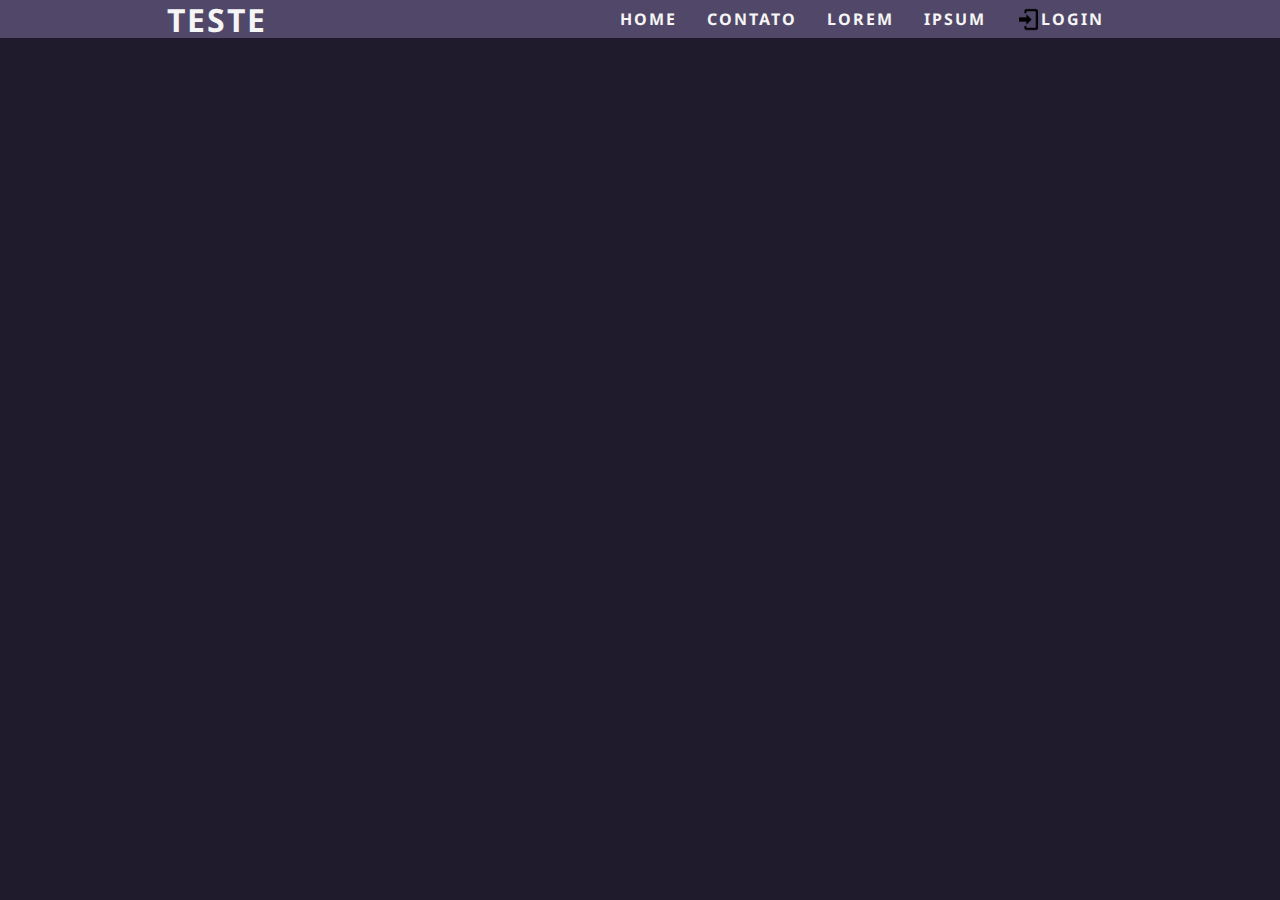
<file: index.html>
<!DOCTYPE html>
<html lang="en">
<head>
    <meta charset="UTF-8">
    <meta http-equiv="X-UA-Compatible" content="IE=edge">
    <meta name="viewport" content="width=device-width, initial-scale=1.0">
    <title>Redirect Login</title>
</head>
<body>
    <script>
        window.location.href = "html/home-page.html";
    </script>
</body>
</html>
</file>
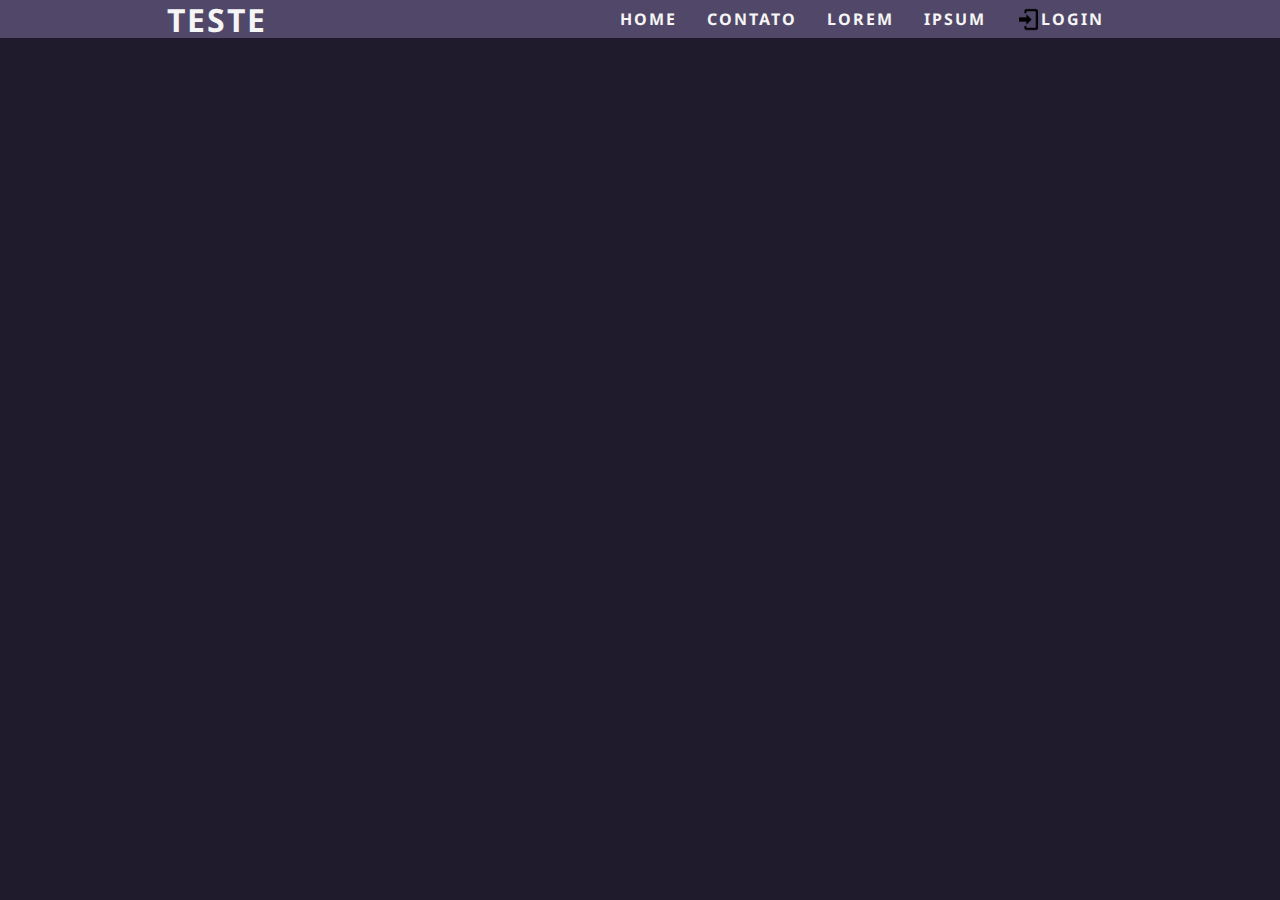
<file: html/home-page.html>
<!DOCTYPE html>
<html lang="en">

<head>
    <meta charset="UTF-8">
    <meta http-equiv="X-UA-Compatible" content="IE=edge">
    <meta name="viewport" content="width=device-width, initial-scale=1.0">
    <title>Home</title>
    <link rel="stylesheet" href="../css/styles.css">
    <link rel="stylesheet" href="../css/home-page.css">
</head>

<body>
    <nav class="navbar">
        <div class="logo">
            <h1>TESTE</h1>
        </div>
        <div class="itens-menu">
            <ul>
                <li><a href="">Home</a></li>
                <li><a href="">Contato</a></li>
                <li><a href="">Lorem</a></li>
                <li><a href="">Ipsum</a></li>
                <li>
                    <a class="login-button" href="login-page.html">
                        <img src="../img/login-icon.png" alt="login-icon">
                        <p>Login</p>
                    </a>
                </li>
            </ul>
        </div>
        <button id="hamburguer-menu" type="button" onclick="toggleMobileMenu()"></button>
    </nav>
    <!-- DRAWER MOBILE -->
    <div id="mobile-menu">
        <ul>
            <li><a href="">Home</a></li>
            <li><a href="">Contato</a></li>
            <li><a href="">Lorem</a></li>
            <li><a href="">Ipsum</a></li>
            <li>
                <a class="login-button" href="login-page.html">
                    <img src="../img/login-icon.png" alt="login-icon">
                    <p>Login</p>
                </a>
            </li>
        </ul>
    </div>
    <section>
        
    </section>
    <script src="../js/script.js"></script>
</body>

</html>
</file>
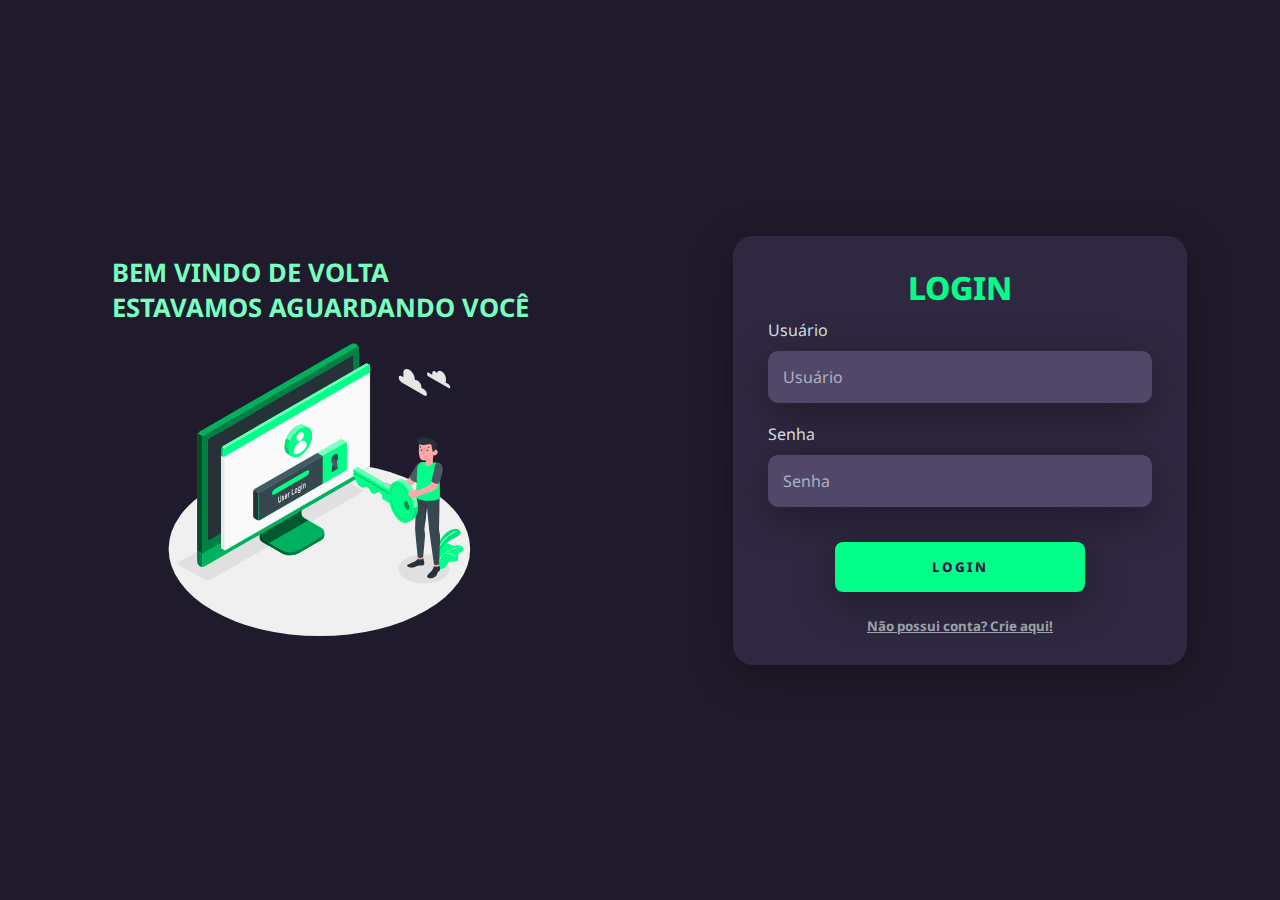
<file: html/login-page.html>
<!DOCTYPE html>
<html lang="pt-BR">

<head>
    <meta charset="UTF-8">
    <meta http-equiv="X-UA-Compatible" content="IE=edge">
    <meta name="viewport" content="width=device-width, initial-scale=1.0">
    <title>Login</title>
    <link rel="stylesheet" href="../css/login-register-page.css">
    <link rel="stylesheet" href="../css/main-screen.css">
    <link rel="stylesheet" href="../css/styles.css">
</head>

<body>
    <div class="main-screen">
        <div class="left-screen">
            <h1>Bem vindo de volta<br>Estavamos aguardando você</h1>
            <img src="../img/img-login.svg" class = "left-screen-img" alt="Olhando localização">
        </div>
        <div class="right-screen">
            <div class="card-screen">
                <h1>LOGIN</h1>
                <div class="screen-user">
                    <label for="usuario">Usuário</label>
                    <input type="text" name="usuario" placeholder="Usuário">
                </div>
                <div class="screen-user">
                    <label for="senha">Senha</label>
                    <input type="password" name="senha" placeholder="Senha">
                </div>

                <button class="button-screen" onclick="login()" >Login</button>
                <h5><a href="../html/register-page.html">Não possui conta? Crie aqui!</a></h5>

                <script src="../js/script.js"></script>

            </div>
        </div>
    </div>
</body>

</html>
</file>
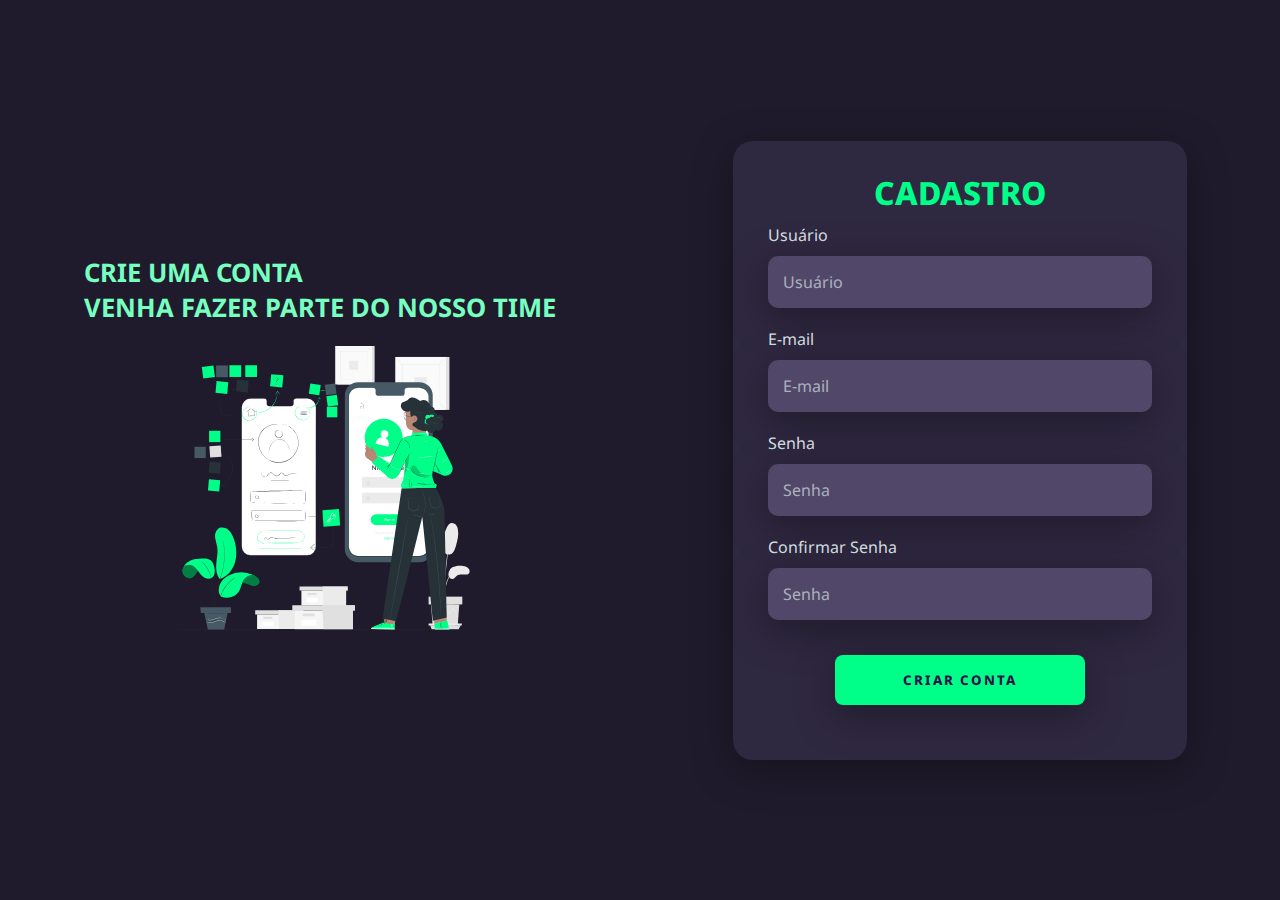
<file: html/register-page.html>
<!DOCTYPE html>
<html lang="pt-BR">
<head>
    <meta charset="UTF-8">
    <meta http-equiv="X-UA-Compatible" content="IE=edge">
    <meta name="viewport" content="width=device-width, initial-scale=1.0">
    <title>Cadastro</title>
    <link rel="stylesheet" href="../css/login-register-page.css">
    <link rel="stylesheet" href="../css/main-screen.css">
    <link rel="stylesheet" href="../css/styles.css">
</head>
<body>
    <div class="main-screen">
        <div class="left-screen">
            <h1>Crie uma conta<br>Venha fazer parte do nosso time</h1>
            <img src="../img/img-register.svg" class = "left-screen-img" alt="Olhando localização">
        </div>
        <div class="right-screen">
            <div class="card-screen">
                <h1>Cadastro</h1>
                <div class="screen-user">
                    <label for="usuario">Usuário</label>
                    <input type="text" name="usuario" placeholder="Usuário">
                </div>
                <div class="screen-user">
                    <label for="email">E-mail</label>
                    <input type="email" name="email" placeholder="E-mail">
                </div>
                <div class="screen-user">
                    <label for="senha">Senha</label>
                    <input type="password" name="senha" placeholder="Senha">
                </div>
                <div class="screen-user">
                    <label for="senha">Confirmar Senha</label>
                    <input type="password" name="senha" placeholder="Senha">
                </div>

                <button class="button-screen" >Criar Conta</button>
            </div>
        </div>
    </div>
</body>
</html>
</file>
<file: css/styles.css>
@import url('https://fonts.googleapis.com/css2?family=Noto+Sans:wght@400;700&display=swap');

* {
    margin: 0;
    padding: 0;
    font-family: 'Noto Sans', sans-serif;
}

body {
    background-color: #201b2c;
    width: 100vw;
    height: 100vh;
}
</file>
<file: css/home-page.css>
.navbar {
    height: 38px;
    display: flex;
    justify-content: space-around;
    align-items: center;
    background-color: #514869;

}

#hamburguer-menu {
    display: none;
}

#mobile-menu {
    position: absolute;
    overflow-x: hidden;
    right: 0;
    width: 0;
    top: 0;
    padding-top: 40px;
    visibility: hidden;
}

#mobile-menu ul li a {
    letter-spacing: 2px;
    color: black;
    font-weight: bold;
    text-decoration: none;
    margin-left: 10px;
    text-transform: uppercase;
    padding: 7px 10px;
}

.itens-menu ul {
    display: flex;
    list-style: none;
    align-items: center;

}

.logo h1 {
    color: whitesmoke;
    letter-spacing: 2px;
}

.itens-menu ul li a {
    letter-spacing: 2px;
    color: whitesmoke;
    font-weight: bold;
    text-decoration: none;
    margin-left: 10px;
    text-transform: uppercase;
    padding: 7px 10px;
}

.itens-menu ul li a:hover {
    border-bottom: #77ffc0 1px solid;
    background-color: #4d4468;
}

.login-button {
    display: flex;
    align-items: center;
    padding: 5.5px 10px !important;
}

.login-button img {
    padding-right: -10px;
    width: 25px;
    height: 25px;

}

@media (max-width: 800px) {
    .itens-menu {
        display: none;
    }

    #hamburguer-menu {
        display: block;
        cursor: pointer;
        border: white 1px solid;
        height: 30px;
        width: 30px;
        border-radius: 50px;
        background-color: transparent;
    }


    #hamburguer-menu span {
        height: 1px;
        width: 15px;
        background: white;
        margin: 2;
    }

    /* #mobile-menu {
        background: white;
        visibility: visible;
        width: 70vw;
        height: 100vh;
        transition: all 1s ease-in;
    } */


}
</file>
<file: css/login-register-page.css>
/* Pega o quadradales que fica o login e as parada e mete no centro muda cor bota sombra e os carai a 4 */
.card-screen {
    width: 60%;
    display: flex;
    flex-direction: column;
    justify-content: center;
    align-items: center;
    padding: 30px 35px;
    background: #2f2841;
    border-radius: 20px;
    box-shadow: 0px 10px 40px #00000056;
}

/* Muda a cor do titulo da div filha da direitola e engrossa - LA ELE */
.card-screen h1 {
    text-transform: uppercase;
    color: #00ff88;
    font-weight: 800;
    margin: 0;
}
/* MUDA A COR DO TEXTO PARA CRIAR CONTA */
.card-screen a{
    color: #f0ffff94;
}
/* MUDA A COR DO TEXTO EM HOVER */
.card-screen a:hover{
    color:#f0ffffde;
}
/* PEGA ONDE TEM O USUARIO E SENHA E COLOCA FLEX SÓ QUE EM COLUNA E TUDO MAIS A ESQUERDA POSSÍVEL */
.screen-user {
    display: flex;
    flex-direction: column;
    align-items: flex-start;
    justify-content: center;
    margin: 10px 0px;
    width: 100%;
}

/* PEGA ONDE TEM O USUARIO E SENHA MAS MEXE NO INPUT, DEIXA BONITO E COLOCA BORDER BOX PRA N VAZR DE LADINHO */
.screen-user input {
    width: 100%;
    border: none;
    border-radius: 10px;
    padding: 15px;
    background-color: #514869;
    color: #f0ffffde;
    font-size: 12pt;
    box-shadow: 0px 10px 40px #00000056;
    outline: none;
    box-sizing: border-box;
}

/* PEGA ONDE TEM O USUARIO E SENHA MAS MEXE NA LABEL, DEIXA BONITO E BOTA MARGEM PRA NÃO FICAR JUNTIN */
.screen-user label {
    color: #f0ffffde;
    margin-bottom: 10px;
}

/* PEGA ONDE TEM O USUARIO E SENHA MAS MEXE NO PLACEHOLDER, DEIXA COMBINANDINHO A COR */
.screen-user input::placeholder {
    color: #f0ffff94;
}

/* PEGA O BOTÃO DEIXA BONITO */
.button-screen {
    width: 65%;
    padding: 16px 0px;
    margin: 25px;
    border: none;
    border-radius: 8px;
    outline: none;
    cursor: pointer;
    text-transform: uppercase;
    font-weight: 800;
    letter-spacing: 2px;
    color: #2b134b;
    background-color: #00ff88;
    box-shadow: 0px 10px 40px #00000056;
}


/* MUDA A COR DO BOTÃO EM HOVER */
.button-screen:hover {
    background-color: #77ffc0;
}
</file>
<file: css/main-screen.css>
/* Muda a cor e aumenta em 100% x e y a div principal e coloca as div filhas lado a lado 
alinha tudo no centro*/

.main-screen {
    
    display: flex;
    justify-content: center;
    align-items: center;
}

/* Pega a div filha da esquerda da a altura e largura e mete tudo no centro só que em coluna */
.left-screen {
    width: 50vw;
    height: 100vh;
    display: flex;
    flex-direction: column;
    justify-content: center;
    align-items: center;
}

/* Muda a cor do titulo da div filha da esquerdola deixa maiusculo*/
.left-screen h1 {
    text-transform: uppercase;
    font-size: 2vw;
    color: #77ffc0;
}

/* Diminui o tamanho da imagem */
.left-screen-img {
    width: 25vw;
}

/* Pega a div filha da esquerda da a altura e largura e mete tudo no centro */
.right-screen {
    width: 50vw;
    height: 100vh;
    display: flex;
    justify-content: center;
    align-items: center;
}
</file>
